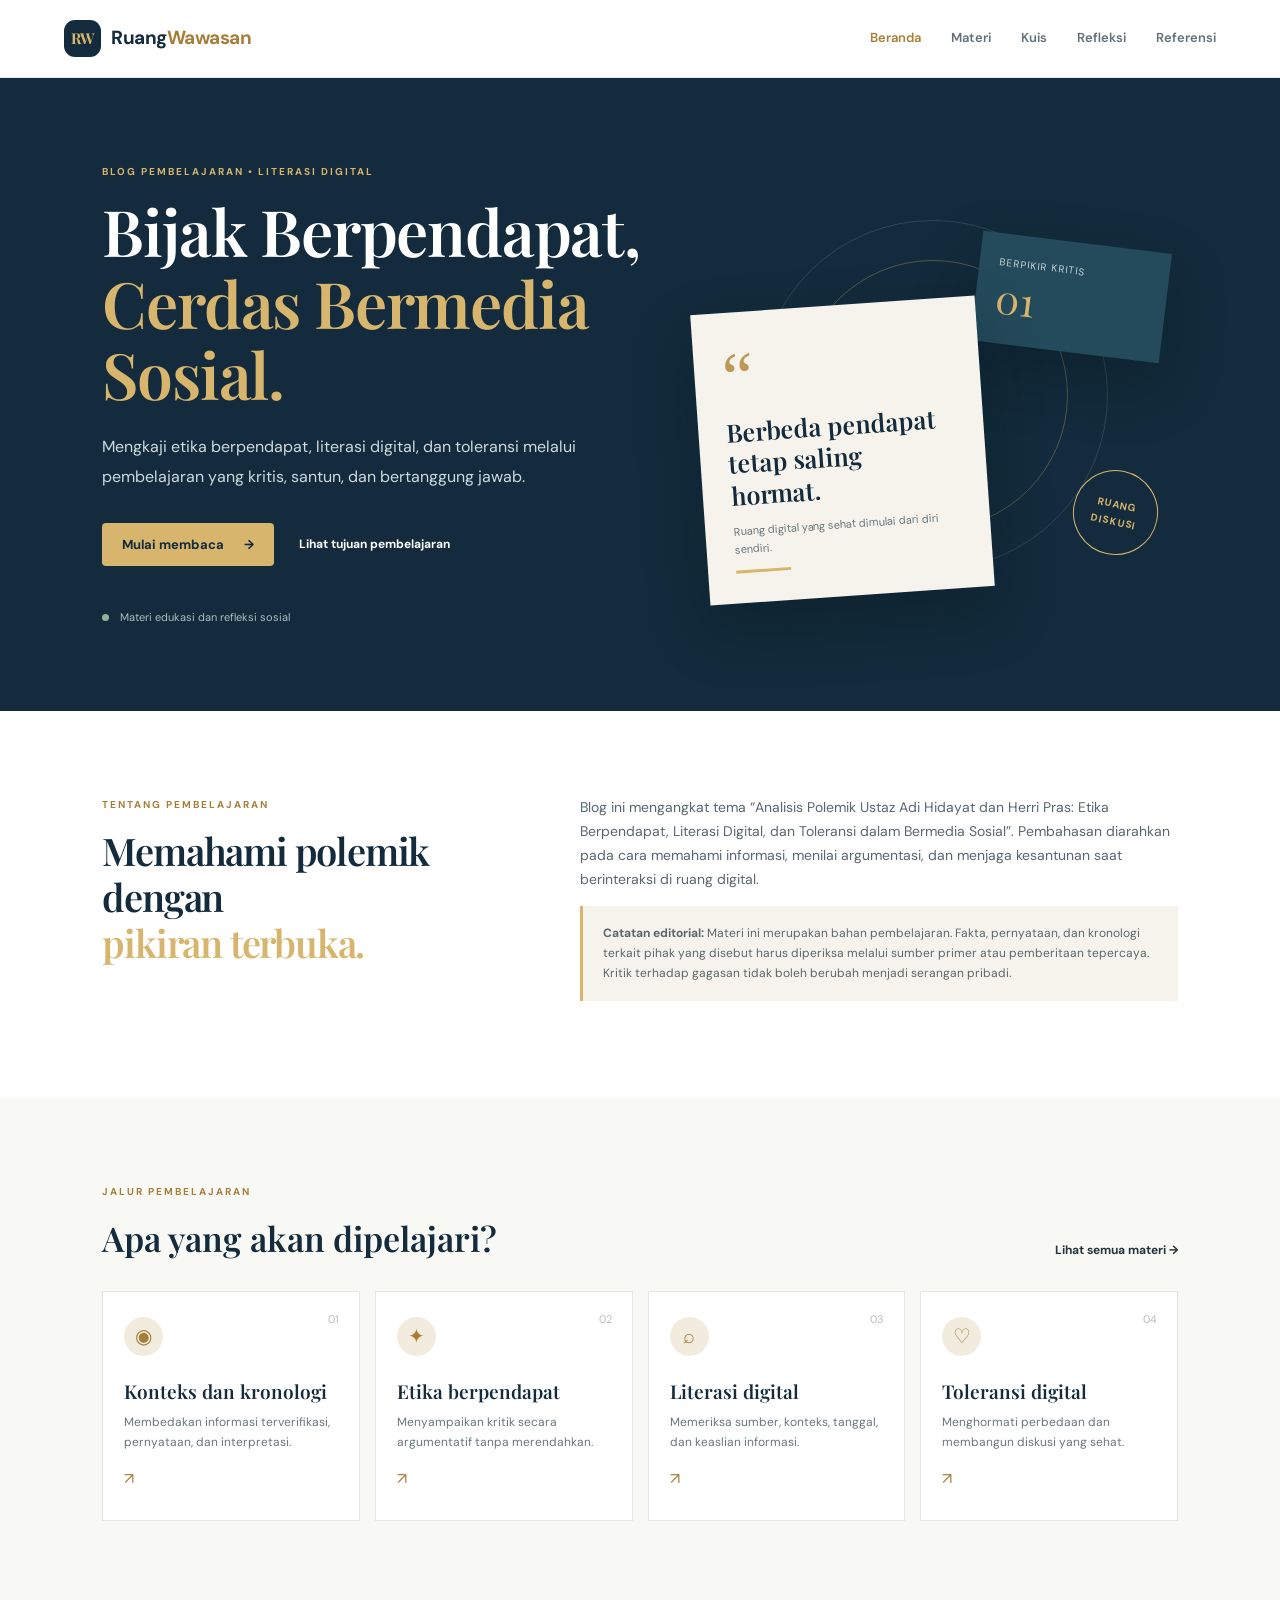
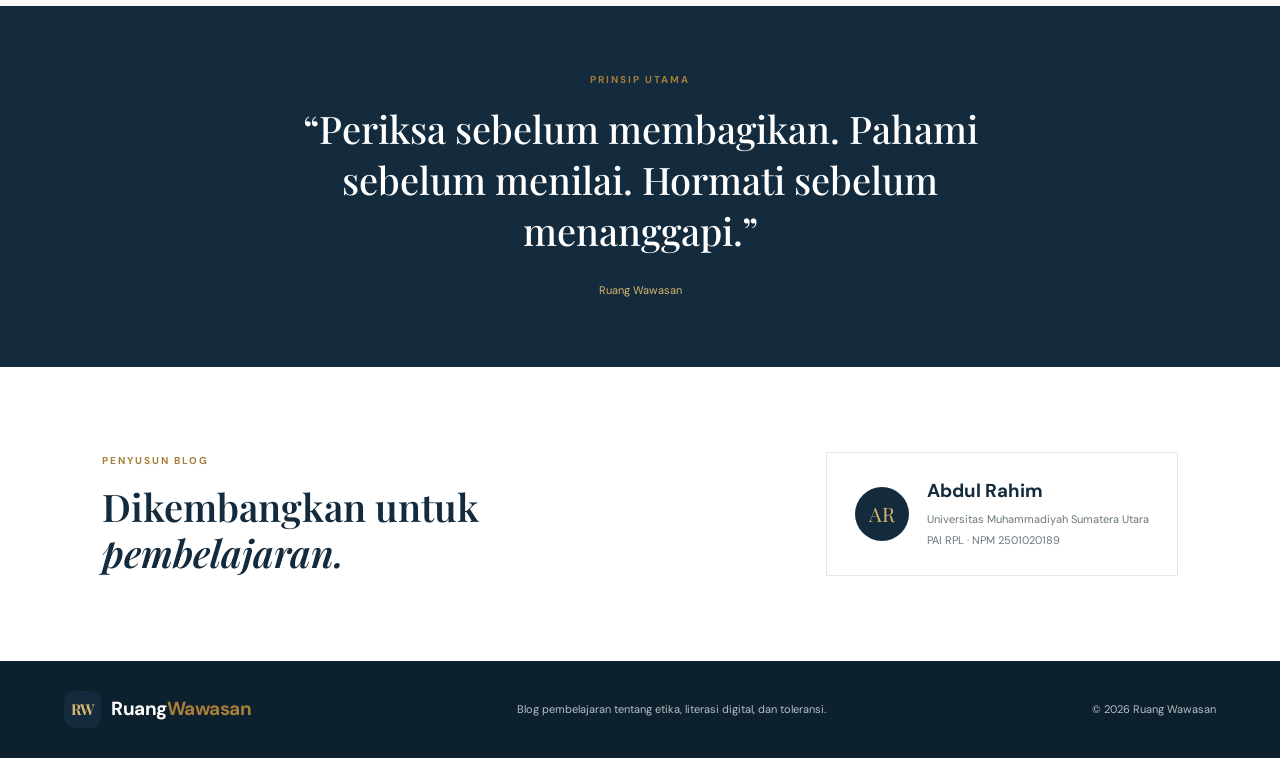
<file: index.html>
<!DOCTYPE html>
<html lang="id">
<head>
  <meta charset="UTF-8">
  <meta name="viewport" content="width=device-width, initial-scale=1.0">
  <meta name="description" content="Ruang Wawasan: blog pembelajaran tentang etika berpendapat, literasi digital, dan toleransi dalam bermedia sosial.">
  <title>Ruang Wawasan | Bijak Berpendapat, Cerdas Bermedia Sosial</title>
  <link rel="stylesheet" href="css/style.css">
</head>
<body>
  <header class="site-header">
    <a class="brand" href="index.html"><span class="brand-mark">RW</span><span>Ruang<span class="brand-accent">Wawasan</span></span></a>
    <button class="menu-toggle" aria-label="Buka menu" aria-expanded="false">☰</button>
    <nav class="main-nav">
      <a class="active" href="index.html">Beranda</a>
      <a href="artikel.html">Materi</a>
      <a href="kuis.html">Kuis</a>
      <a href="diskusi.html">Refleksi</a>
      <a href="referensi.html">Referensi</a>
    </nav>
  </header>

  <main>
    <section class="hero">
      <div class="hero-copy">
        <p class="eyebrow">BLOG PEMBELAJARAN • LITERASI DIGITAL</p>
        <h1>Bijak Berpendapat,<br><em>Cerdas Bermedia Sosial.</em></h1>
        <p class="hero-lead">Mengkaji etika berpendapat, literasi digital, dan toleransi melalui pembelajaran yang kritis, santun, dan bertanggung jawab.</p>
        <div class="hero-actions">
          <a class="button button-gold" href="artikel.html">Mulai membaca <span>→</span></a>
          <a class="text-link" href="#tujuan">Lihat tujuan pembelajaran</a>
        </div>
        <div class="hero-meta"><span class="meta-dot"></span> Materi edukasi dan refleksi sosial</div>
      </div>
      <div class="hero-art" role="img" aria-label="Ilustrasi abstrak percakapan dan literasi digital">
        <div class="art-orbit orbit-one"></div><div class="art-orbit orbit-two"></div>
        <div class="art-card art-card-back"><span>BERPIKIR KRITIS</span><b>01</b></div>
        <div class="art-card art-card-front"><span class="art-icon">“</span><h2>Berbeda pendapat<br>tetap saling hormat.</h2><p>Ruang digital yang sehat dimulai dari diri sendiri.</p><span class="art-line"></span></div>
        <div class="art-stamp">RUANG<br>DISKUSI</div>
      </div>
    </section>

    <section class="intro section-wrap" id="tujuan">
      <div class="section-heading"><p class="eyebrow">TENTANG PEMBELAJARAN</p><h2>Memahami polemik dengan<br><em>pikiran terbuka.</em></h2></div>
      <div class="intro-copy"><p>Blog ini mengangkat tema “Analisis Polemik Ustaz Adi Hidayat dan Herri Pras: Etika Berpendapat, Literasi Digital, dan Toleransi dalam Bermedia Sosial”. Pembahasan diarahkan pada cara memahami informasi, menilai argumentasi, dan menjaga kesantunan saat berinteraksi di ruang digital.</p><p class="note"><strong>Catatan editorial:</strong> Materi ini merupakan bahan pembelajaran. Fakta, pernyataan, dan kronologi terkait pihak yang disebut harus diperiksa melalui sumber primer atau pemberitaan tepercaya. Kritik terhadap gagasan tidak boleh berubah menjadi serangan pribadi.</p></div>
    </section>

    <section class="learning section-wrap">
      <div class="section-top"><div><p class="eyebrow">JALUR PEMBELAJARAN</p><h2>Apa yang akan dipelajari?</h2></div><a class="text-link" href="artikel.html">Lihat semua materi →</a></div>
      <div class="topic-grid">
        <a class="topic-card" href="artikel.html#konteks"><span class="topic-number">01</span><span class="topic-icon">◉</span><h3>Konteks dan kronologi</h3><p>Membedakan informasi terverifikasi, pernyataan, dan interpretasi.</p><span class="card-arrow">↗</span></a>
        <a class="topic-card" href="artikel.html#etika"><span class="topic-number">02</span><span class="topic-icon">✦</span><h3>Etika berpendapat</h3><p>Menyampaikan kritik secara argumentatif tanpa merendahkan.</p><span class="card-arrow">↗</span></a>
        <a class="topic-card" href="artikel.html#literasi"><span class="topic-number">03</span><span class="topic-icon">⌕</span><h3>Literasi digital</h3><p>Memeriksa sumber, konteks, tanggal, dan keaslian informasi.</p><span class="card-arrow">↗</span></a>
        <a class="topic-card" href="artikel.html#toleransi"><span class="topic-number">04</span><span class="topic-icon">♡</span><h3>Toleransi digital</h3><p>Menghormati perbedaan dan membangun diskusi yang sehat.</p><span class="card-arrow">↗</span></a>
      </div>
    </section>

    <section class="quote-band"><p class="eyebrow">PRINSIP UTAMA</p><blockquote>“Periksa sebelum membagikan. Pahami sebelum menilai. Hormati sebelum menanggapi.”</blockquote><span>Ruang Wawasan</span></section>

    <section class="profile section-wrap">
      <div><p class="eyebrow">PENYUSUN BLOG</p><h2>Dikembangkan untuk<br><em>pembelajaran.</em></h2></div>
      <div class="profile-card"><div class="profile-avatar">AR</div><div><h3>Abdul Rahim</h3><p>Universitas Muhammadiyah Sumatera Utara</p><p>PAI RPL · NPM 2501020189</p></div></div>
    </section>
  </main>
  <footer class="site-footer"><a class="brand brand-footer" href="index.html"><span class="brand-mark">RW</span><span>Ruang<span class="brand-accent">Wawasan</span></span></a><p>Blog pembelajaran tentang etika, literasi digital, dan toleransi.</p><span>© 2026 Ruang Wawasan</span></footer>
  <script src="js/main.js"></script>
</body>
</html>
</file>
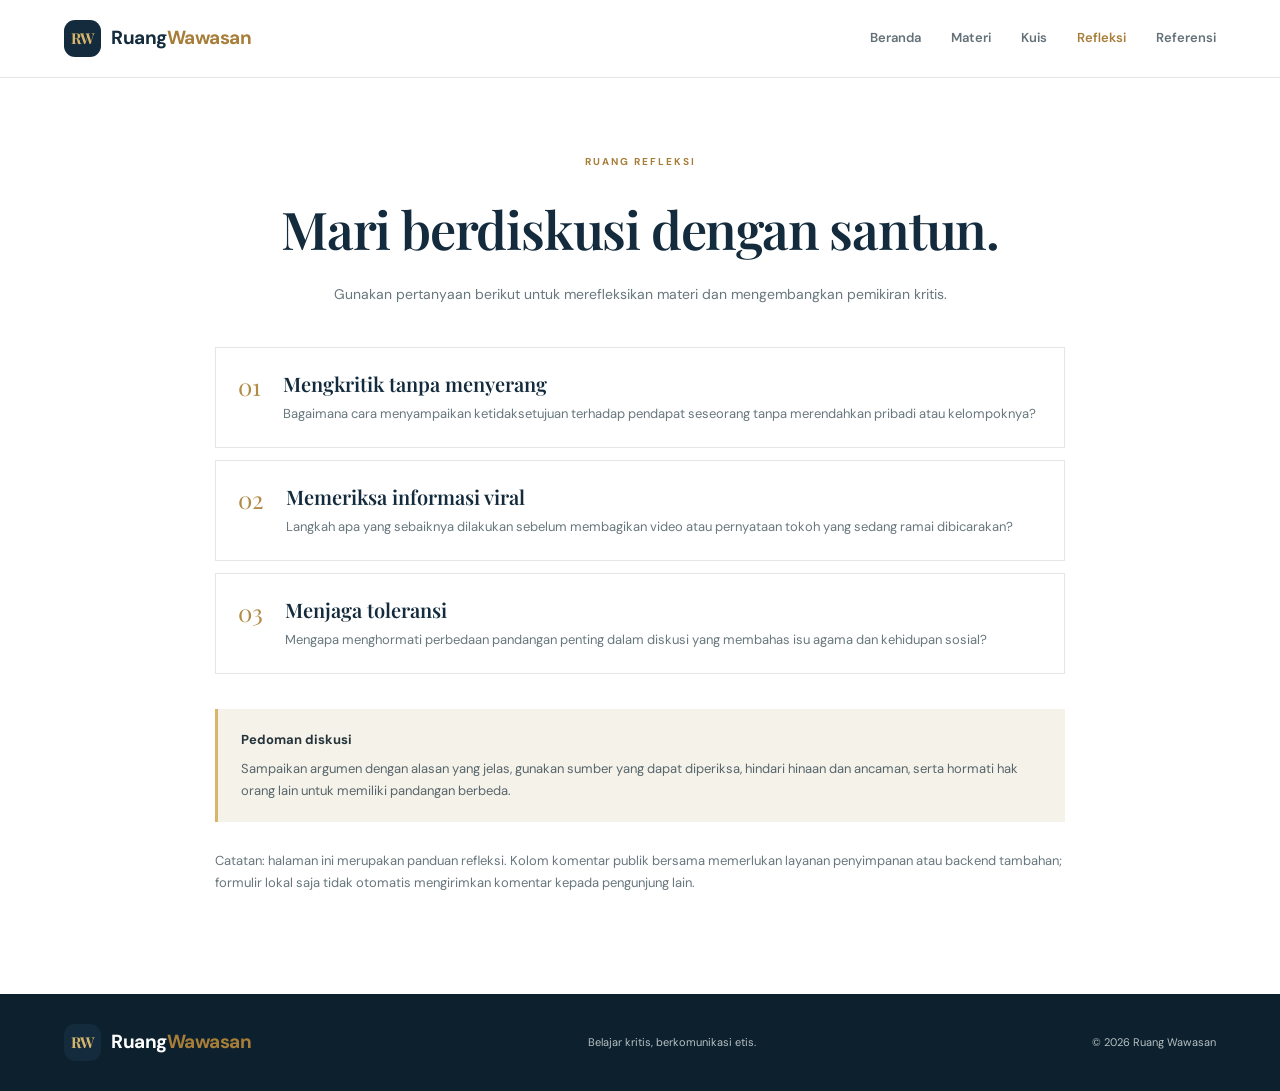
<file: diskusi.html>
<!DOCTYPE html>
<html lang="id"><head><meta charset="UTF-8"><meta name="viewport" content="width=device-width, initial-scale=1.0"><title>Refleksi dan Diskusi | Ruang Wawasan</title><link rel="stylesheet" href="css/style.css"></head>
<body><header class="site-header"><a class="brand" href="index.html"><span class="brand-mark">RW</span><span>Ruang<span class="brand-accent">Wawasan</span></span></a><button class="menu-toggle" aria-label="Buka menu" aria-expanded="false">☰</button><nav class="main-nav"><a href="index.html">Beranda</a><a href="artikel.html">Materi</a><a href="kuis.html">Kuis</a><a class="active" href="diskusi.html">Refleksi</a><a href="referensi.html">Referensi</a></nav></header>
<main class="simple-page"><div class="page-heading"><p class="eyebrow">RUANG REFLEKSI</p><h1>Mari berdiskusi dengan santun.</h1><p>Gunakan pertanyaan berikut untuk merefleksikan materi dan mengembangkan pemikiran kritis.</p></div>
<div class="reflection-list"><article><span>01</span><div><h2>Mengkritik tanpa menyerang</h2><p>Bagaimana cara menyampaikan ketidaksetujuan terhadap pendapat seseorang tanpa merendahkan pribadi atau kelompoknya?</p></div></article><article><span>02</span><div><h2>Memeriksa informasi viral</h2><p>Langkah apa yang sebaiknya dilakukan sebelum membagikan video atau pernyataan tokoh yang sedang ramai dibicarakan?</p></div></article><article><span>03</span><div><h2>Menjaga toleransi</h2><p>Mengapa menghormati perbedaan pandangan penting dalam diskusi yang membahas isu agama dan kehidupan sosial?</p></div></article></div>
<div class="callout"><strong>Pedoman diskusi</strong><p>Sampaikan argumen dengan alasan yang jelas, gunakan sumber yang dapat diperiksa, hindari hinaan dan ancaman, serta hormati hak orang lain untuk memiliki pandangan berbeda.</p></div>
<p class="small-note">Catatan: halaman ini merupakan panduan refleksi. Kolom komentar publik bersama memerlukan layanan penyimpanan atau backend tambahan; formulir lokal saja tidak otomatis mengirimkan komentar kepada pengunjung lain.</p></main>
<footer class="site-footer"><a class="brand brand-footer" href="index.html"><span class="brand-mark">RW</span><span>Ruang<span class="brand-accent">Wawasan</span></span></a><p>Belajar kritis, berkomunikasi etis.</p><span>© 2026 Ruang Wawasan</span></footer><script src="js/main.js"></script></body></html>
</file>
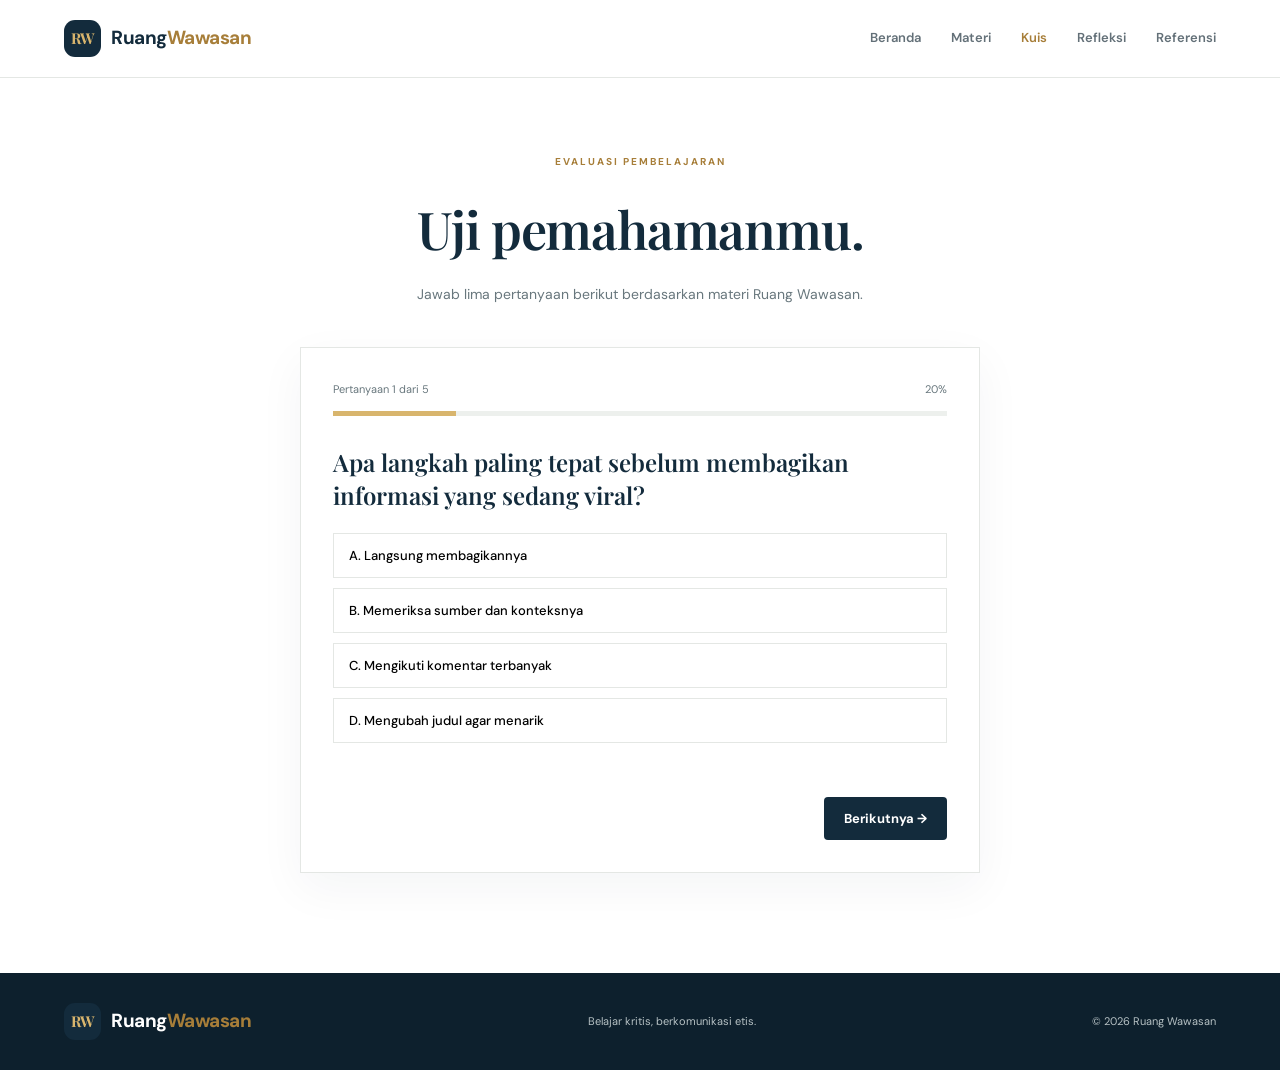
<file: kuis.html>
<!DOCTYPE html>
<html lang="id"><head><meta charset="UTF-8"><meta name="viewport" content="width=device-width, initial-scale=1.0"><title>Kuis Pembelajaran | Ruang Wawasan</title><link rel="stylesheet" href="css/style.css"></head>
<body>
<header class="site-header"><a class="brand" href="index.html"><span class="brand-mark">RW</span><span>Ruang<span class="brand-accent">Wawasan</span></span></a><button class="menu-toggle" aria-label="Buka menu" aria-expanded="false">☰</button><nav class="main-nav"><a href="index.html">Beranda</a><a href="artikel.html">Materi</a><a class="active" href="kuis.html">Kuis</a><a href="diskusi.html">Refleksi</a><a href="referensi.html">Referensi</a></nav></header>
<main class="quiz-page"><div class="page-heading"><p class="eyebrow">EVALUASI PEMBELAJARAN</p><h1>Uji pemahamanmu.</h1><p>Jawab lima pertanyaan berikut berdasarkan materi Ruang Wawasan.</p></div>
<div class="quiz-card" id="quiz"><div class="quiz-progress"><span id="question-count">Pertanyaan 1 dari 5</span><span id="progress-percent">20%</span></div><div class="progress-track"><div class="progress-fill" id="progress-fill"></div></div><h2 id="question-text"></h2><div id="answer-options" class="answer-options"></div><p id="feedback" class="feedback" aria-live="polite"></p><div class="quiz-controls"><button class="button button-dark" id="next-button" disabled>Berikutnya →</button></div></div>
<div class="quiz-result hidden" id="quiz-result"><p class="eyebrow">HASIL EVALUASI</p><h2 id="result-score"></h2><p id="result-message"></p><button class="button button-gold" id="restart-button">Ulangi kuis ↻</button></div></main>
<footer class="site-footer"><a class="brand brand-footer" href="index.html"><span class="brand-mark">RW</span><span>Ruang<span class="brand-accent">Wawasan</span></span></a><p>Belajar kritis, berkomunikasi etis.</p><span>© 2026 Ruang Wawasan</span></footer><script src="js/main.js"></script><script src="js/quiz.js"></script></body></html>
</file>
<file: css/style.css>
@import url('https://fonts.googleapis.com/css2?family=DM+Sans:wght@400;500;600;700&family=Playfair+Display:wght@500;600;700&display=swap');
:root{--navy:#132b3c;--navy2:#1d4052;--gold:#d8b56d;--cream:#f6f3ec;--ink:#25333a;--muted:#68777d;--line:#e4e7e4;--white:#fff;--green:#496d5b}
*{box-sizing:border-box}html{scroll-behavior:smooth;scroll-padding-top:100px}body{margin:0;background:#fff;color:var(--ink);font-family:'DM Sans',Arial,sans-serif;line-height:1.7}a{color:inherit}.site-header{height:78px;padding:0 max(5vw,24px);display:flex;align-items:center;justify-content:space-between;background:#fff;border-bottom:1px solid var(--line);position:sticky;top:0;z-index:20}.brand{display:flex;align-items:center;gap:10px;text-decoration:none;font-weight:700;font-size:19px;letter-spacing:-.5px;color:var(--navy)}.brand-mark{width:37px;height:37px;border-radius:11px;background:var(--navy);color:var(--gold);display:grid;place-items:center;font-family:'Playfair Display',serif;font-size:15px}.brand-accent{color:#a77e39}.main-nav{display:flex;gap:30px}.main-nav a{text-decoration:none;color:#637078;font-size:13px;font-weight:600}.main-nav a:hover,.main-nav a.active{color:#a77e39}.menu-toggle{display:none;background:none;border:0;font-size:25px;color:var(--navy)}
.hero{min-height:590px;background:var(--navy);color:white;padding:85px max(8vw,28px);display:grid;grid-template-columns:1.05fr .95fr;align-items:center;gap:45px;overflow:hidden}.eyebrow{font-size:10px;font-weight:700;letter-spacing:2px;color:#a77e39;margin:0 0 15px}.hero .eyebrow{color:var(--gold)}h1,h2,h3,p{margin-top:0}.hero h1,.section-heading h2,.page-heading h1{font-family:'Playfair Display',Georgia,serif;font-weight:600;letter-spacing:-1.2px}.hero h1{font-size:clamp(42px,5vw,66px);line-height:1.12;margin:0 0 22px}.hero h1 em,.section-heading h2 em{color:var(--gold);font-style:normal}.hero-lead{max-width:560px;color:#d0d9dc;font-size:16px;line-height:1.9}.hero-actions{display:flex;align-items:center;gap:25px;margin-top:30px}.button{display:inline-flex;align-items:center;justify-content:center;gap:20px;padding:13px 20px;border:0;border-radius:4px;text-decoration:none;font:700 13px 'DM Sans',sans-serif;cursor:pointer}.button-gold{background:var(--gold);color:var(--navy)}.button-dark{background:var(--navy);color:white}.text-link{font-size:12px;font-weight:700;text-decoration:none;color:inherit}.text-link:hover{text-decoration:underline}.hero-meta{margin-top:42px;color:#aebdc1;font-size:11px}.meta-dot{display:inline-block;width:7px;height:7px;border-radius:50%;background:#8eb49a;margin-right:8px}.hero-art{height:390px;position:relative;display:grid;place-items:center}.art-orbit{position:absolute;border:1px solid #ffffff20;border-radius:50%;width:350px;height:350px}.orbit-two{width:270px;height:270px;border-color:#d8b56d55}.art-card{position:absolute;box-shadow:0 25px 60px #07141c55}.art-card-back{top:42px;right:12px;width:190px;padding:20px;background:#244b5c;color:#c7d6d6;transform:rotate(7deg);font-size:10px;letter-spacing:1px}.art-card-back b{display:block;font:40px 'Playfair Display';color:var(--gold)}.art-card-front{width:285px;background:var(--cream);color:var(--navy);padding:30px 28px;left:12px;top:105px;transform:rotate(-4deg)}.art-icon{font:70px Georgia;color:#bd9855;line-height:1}.art-card-front h2{font:600 25px/1.25 'Playfair Display';margin:4px 0 12px}.art-card-front p{font-size:11px;color:#68777d}.art-line{display:block;width:55px;height:3px;background:var(--gold)}.art-stamp{position:absolute;bottom:35px;right:20px;border:1px solid var(--gold);color:var(--gold);border-radius:50%;width:85px;height:85px;display:grid;place-content:center;text-align:center;font-size:10px;font-weight:700;letter-spacing:1px;transform:rotate(12deg)}
.section-wrap{padding:85px max(8vw,28px)}.intro{display:grid;grid-template-columns:.8fr 1.2fr;gap:80px;align-items:start}.section-heading h2,.profile h2{font:600 38px/1.2 'Playfair Display';color:var(--navy);margin:0}.intro-copy{font-size:14px;color:#59676d}.note{padding:17px 20px;border-left:3px solid var(--gold);background:var(--cream);font-size:12px;color:#59676d}.learning{background:#f8f8f5}.section-top{display:flex;justify-content:space-between;align-items:end;margin-bottom:30px}.section-top h2{font:600 34px 'Playfair Display';color:var(--navy);margin:0}.topic-grid{display:grid;grid-template-columns:repeat(4,1fr);gap:15px}.topic-card{position:relative;display:block;text-decoration:none;padding:25px 21px 28px;background:white;border:1px solid var(--line);min-height:225px;transition:.2s}.topic-card:hover{transform:translateY(-5px);box-shadow:0 15px 35px #132b3c12}.topic-number{position:absolute;right:20px;top:18px;color:#b6bdba;font-size:11px}.topic-icon{display:grid;place-items:center;width:39px;height:39px;border-radius:50%;background:#f2ecdf;color:#a77e39;font-size:20px}.topic-card h3{font:600 19px 'Playfair Display';color:var(--navy);margin:22px 0 8px}.topic-card p{font-size:12px;color:var(--muted);line-height:1.7}.card-arrow{color:#a77e39}.quote-band{padding:65px 20px;text-align:center;background:var(--navy);color:white}.quote-band blockquote{max-width:760px;margin:10px auto 18px;font:500 clamp(25px,3vw,38px)/1.35 'Playfair Display'}.quote-band>span{font-size:11px;color:var(--gold)}.profile{display:flex;align-items:center;justify-content:space-between;gap:30px}.profile-card{display:flex;align-items:center;gap:18px;padding:22px 28px;border:1px solid var(--line);min-width:350px}.profile-avatar{width:54px;height:54px;flex:none;border-radius:50%;display:grid;place-items:center;background:var(--navy);color:var(--gold);font:20px 'Playfair Display'}.profile-card h3{margin:0;color:var(--navy)}.profile-card p,.sidebar-author p{font-size:11px;color:var(--muted);margin:3px 0}.site-footer{padding:30px max(5vw,24px);background:#0d202d;color:#b6c1c4;display:flex;align-items:center;justify-content:space-between;gap:20px;font-size:11px}.brand-footer{color:white}.site-footer p{margin:0}.article-layout{max-width:1200px;margin:0 auto;padding:65px 28px;display:grid;grid-template-columns:minmax(0,760px) 250px;gap:65px}.article-main h1{font:600 clamp(32px,4vw,48px)/1.18 'Playfair Display';color:var(--navy);letter-spacing:-.8px;margin:10px 0 20px}.article-byline{display:flex;flex-wrap:wrap;gap:10px;color:var(--muted);font-size:11px;margin-bottom:25px}.article-cover{height:300px;background:linear-gradient(110deg,#132b3c,#345b61);display:flex;align-items:end;padding:30px;color:white;position:relative;overflow:hidden}.article-cover:after{content:"";position:absolute;width:300px;height:300px;border:1px solid #ffffff30;border-radius:50%;right:10%;top:-30%}.article-cover div{position:relative;z-index:1}.article-cover span{display:block;color:var(--gold);font-size:10px;letter-spacing:2px;margin-bottom:10px}.article-cover strong{font:600 32px/1.2 'Playfair Display'}.article-main .lead{font:500 18px/1.8 'Playfair Display';color:#43545b;margin:30px 0}.callout{background:#f5f2ea;border-left:3px solid var(--gold);padding:20px 23px;margin:28px 0;font-size:13px}.callout p{margin:6px 0 0;color:#58666b}.article-main section{padding-top:15px;margin-top:25px}.article-main section h2{font:600 27px 'Playfair Display';color:var(--navy);margin-bottom:13px}.article-main section h3{font-size:15px;color:var(--navy);margin:20px 0 8px}.article-main section p,.article-main li{font-size:14px;color:#536168;line-height:1.9}.article-main li{padding-left:5px;margin:6px 0}.article-sidebar{position:relative}.sidebar-box{position:sticky;top:100px;padding:22px;background:#f8f8f5;margin-bottom:20px}.sidebar-box a{display:block;text-decoration:none;font-size:11px;padding:7px 0;color:#5b696e;border-bottom:1px solid #e8e9e4}.sidebar-box a:hover{color:#a77e39}.sidebar-author{position:static;text-align:center}.sidebar-author .profile-avatar{margin:0 auto 12px}.article-end{margin-top:40px;padding:25px;background:#f8f8f5}.article-end p{font-size:13px;color:var(--muted)}.quiz-page,.simple-page{max-width:900px;margin:0 auto;padding:75px 25px 100px}.page-heading{text-align:center;margin-bottom:40px}.page-heading h1{font-size:clamp(36px,5vw,52px);color:var(--navy);margin:0 0 10px}.page-heading>p:last-child{color:var(--muted);font-size:14px}.quiz-card,.quiz-result{max-width:680px;margin:auto;border:1px solid var(--line);padding:32px;background:white;box-shadow:0 15px 45px #132b3c0c}.quiz-progress{display:flex;justify-content:space-between;font-size:11px;color:var(--muted)}.progress-track{height:5px;background:#edf0ed;margin:12px 0 30px}.progress-fill{height:100%;background:var(--gold);width:20%;transition:.3s}.quiz-card h2{font:600 24px/1.4 'Playfair Display';color:var(--navy)}.answer-options{display:grid;gap:10px}.answer-option{padding:13px 15px;border:1px solid var(--line);background:white;text-align:left;font:500 13px 'DM Sans';cursor:pointer}.answer-option:hover{border-color:#b18a45}.answer-option.selected{border-color:var(--navy);background:#f1f4f3}.answer-option.correct{border-color:#4b8965;background:#edf6ef}.answer-option.wrong{border-color:#bd6860;background:#fbefee}.feedback{font-size:12px;min-height:22px;margin:16px 0;color:var(--green)}.quiz-controls{text-align:right}.hidden{display:none}.quiz-result{text-align:center}.quiz-result h2{font:600 40px 'Playfair Display';color:var(--navy)}.reflection-list{display:grid;gap:12px;margin:35px 0}.reflection-list article{display:flex;gap:22px;padding:22px;border:1px solid var(--line)}.reflection-list article>span,.reference-item>span{font:24px 'Playfair Display';color:#b18a45}.reflection-list h2{font:600 20px 'Playfair Display';color:var(--navy);margin:0 0 6px}.reflection-list p,.small-note{font-size:13px;color:var(--muted);margin:0}.subheading{font:600 24px 'Playfair Display';color:var(--navy);margin-top:35px}.reference-item{display:flex;gap:18px;align-items:start;padding:20px 0;border-bottom:1px solid var(--line)}.reference-item div{flex:1}.reference-item p{font-size:12px;color:var(--muted);margin:5px 0}.reference-item em{font-size:10px;color:#a77e39;font-style:normal}.small-note{margin-top:25px}
@media(max-width:850px){.hero{grid-template-columns:1fr;padding-top:65px}.hero-art{height:330px;max-width:500px;width:100%;margin:auto}.intro{grid-template-columns:1fr;gap:25px}.topic-grid{grid-template-columns:repeat(2,1fr)}.article-layout{grid-template-columns:1fr;gap:25px}.article-sidebar{order:-1}.sidebar-box{position:static}.sidebar-author{display:none}}
@media(max-width:600px){.site-header{height:66px}.menu-toggle{display:block}.main-nav{display:none;position:absolute;top:65px;left:0;right:0;background:white;padding:18px 25px 25px;flex-direction:column;gap:15px;border-bottom:1px solid var(--line)}.main-nav.open{display:flex}.hero{min-height:auto;padding:60px 25px 35px}.hero h1{font-size:43px}.hero-actions{align-items:flex-start;flex-direction:column;gap:15px}.hero-art{transform:scale(.88);transform-origin:top center;margin-bottom:-25px}.section-wrap{padding:60px 25px}.section-heading h2,.section-top h2{font-size:29px}.section-top{align-items:flex-start;gap:15px;flex-direction:column}.topic-grid{grid-template-columns:1fr}.topic-card{min-height:180px}.profile{align-items:flex-start;flex-direction:column}.profile-card{min-width:0;width:100%;padding:18px}.site-footer{align-items:flex-start;flex-direction:column}.article-layout{padding:45px 22px}.article-cover{height:220px}.article-cover strong{font-size:26px}.article-main .lead{font-size:16px}.quiz-card,.quiz-result{padding:22px}.reflection-list article{padding:17px;gap:14px}.reference-item{flex-wrap:wrap}.reference-item em{margin-left:42px}}

/* Media pembelajaran pada halaman referensi */
.media-intro{font-size:13px;line-height:1.8;color:var(--muted);max-width:720px}.media-card{display:grid;grid-template-columns:minmax(0,1.15fr) minmax(0,1fr);gap:0;border:1px solid var(--line);margin:18px 0 24px;background:#fff;overflow:hidden}.video-frame{position:relative;aspect-ratio:16/9;background:#102532;align-self:start}.video-frame iframe{position:absolute;inset:0;width:100%;height:100%;border:0}.media-caption{padding:22px}.media-caption h3{font:600 21px 'Playfair Display';color:var(--navy);margin:7px 0 10px}.media-caption p{font-size:12px;line-height:1.8;color:var(--muted);margin:8px 0}.media-caption a{color:#8b672d;text-underline-offset:3px}.media-label{font-size:9px;letter-spacing:1.4px;color:#a77e39;font-weight:700}.media-thumbnail{display:block;min-height:190px;background:#e9ece9}.media-thumbnail img{display:block;width:100%;height:100%;min-height:190px;object-fit:cover}.media-card-image{grid-template-columns:minmax(0,.8fr) minmax(0,1.2fr)}
@media(max-width:600px){.media-card,.media-card-image{grid-template-columns:1fr}.media-caption{padding:18px}.media-thumbnail,.media-thumbnail img{min-height:0;aspect-ratio:16/9}}
</file>
